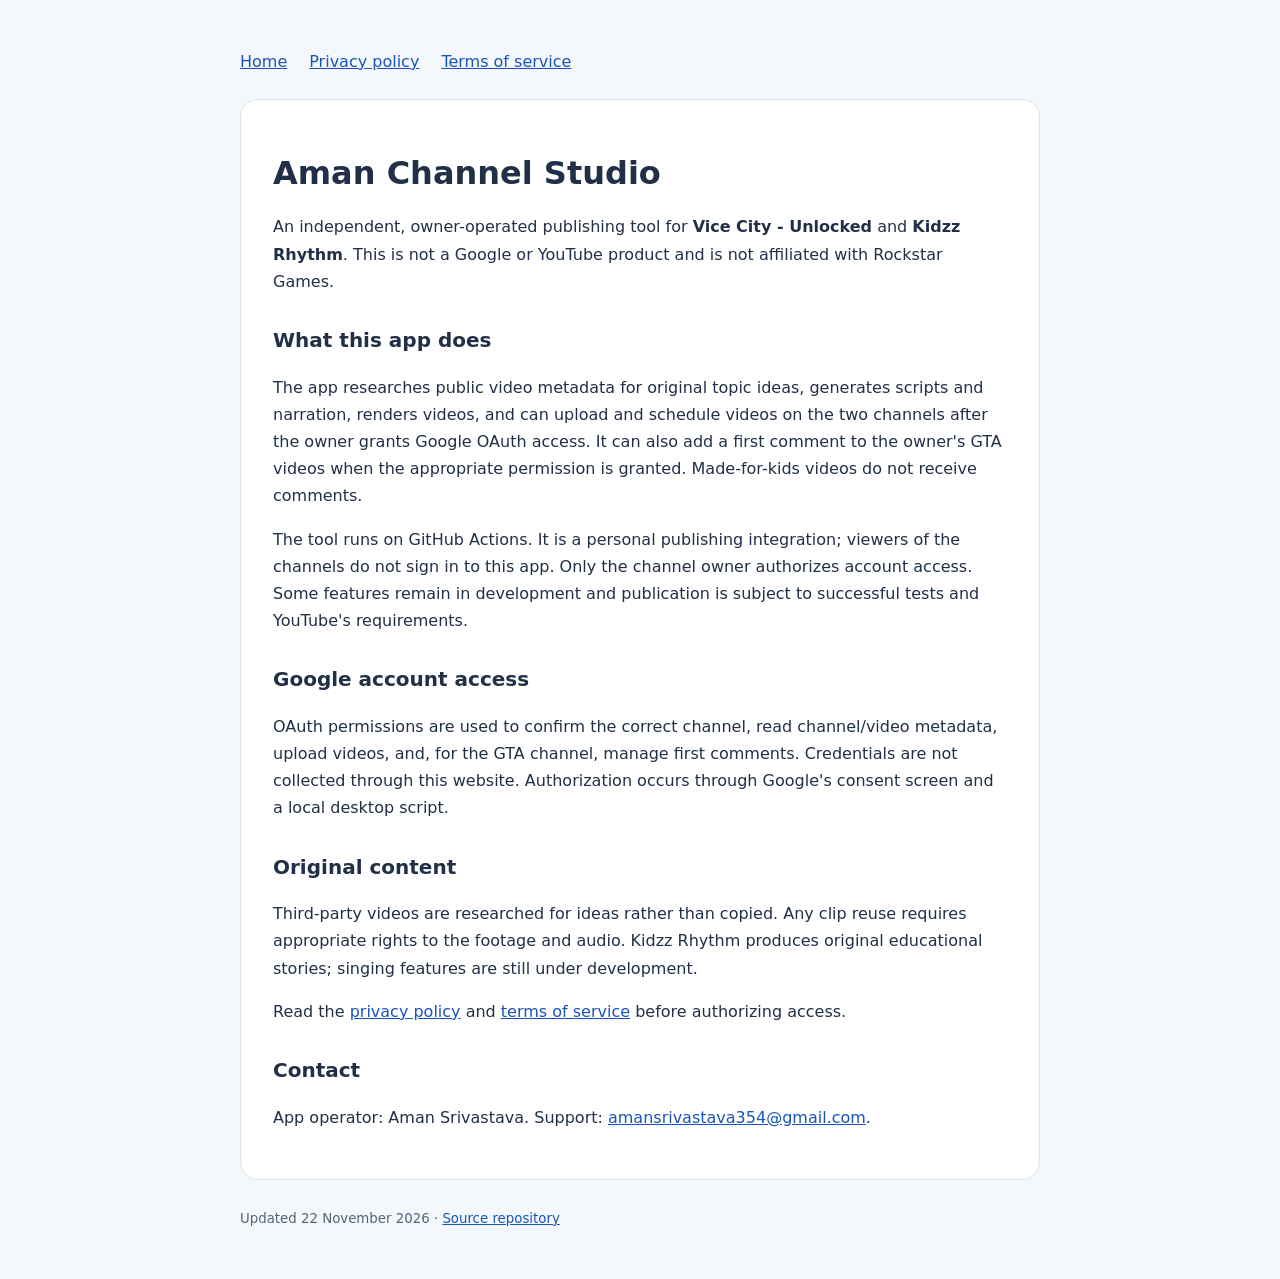
<file: docs/index.html>
<!doctype html><html lang="en"><head><meta charset="utf-8"><meta name="viewport" content="width=device-width, initial-scale=1"><title>Aman Channel Studio</title><link rel="stylesheet" href="style.css"></head><body><nav><a href="./">Home</a><a href="privacy.html">Privacy policy</a><a href="terms.html">Terms of service</a></nav><main><h1>Aman Channel Studio</h1><p>An independent, owner-operated publishing tool for <strong>Vice City - Unlocked</strong> and <strong>Kidzz Rhythm</strong>. This is not a Google or YouTube product and is not affiliated with Rockstar Games.</p><h2>What this app does</h2><p>The app researches public video metadata for original topic ideas, generates scripts and narration, renders videos, and can upload and schedule videos on the two channels after the owner grants Google OAuth access. It can also add a first comment to the owner's GTA videos when the appropriate permission is granted. Made-for-kids videos do not receive comments.</p><p>The tool runs on GitHub Actions. It is a personal publishing integration; viewers of the channels do not sign in to this app. Only the channel owner authorizes account access. Some features remain in development and publication is subject to successful tests and YouTube's requirements.</p><h2>Google account access</h2><p>OAuth permissions are used to confirm the correct channel, read channel/video metadata, upload videos, and, for the GTA channel, manage first comments. Credentials are not collected through this website. Authorization occurs through Google's consent screen and a local desktop script.</p><h2>Original content</h2><p>Third-party videos are researched for ideas rather than copied. Any clip reuse requires appropriate rights to the footage and audio. Kidzz Rhythm produces original educational stories; singing features are still under development.</p><p>Read the <a href="privacy.html">privacy policy</a> and <a href="terms.html">terms of service</a> before authorizing access.</p><h2>Contact</h2><p>App operator: Aman Srivastava. Support: <a href="mailto:amansrivastava354@gmail.com">amansrivastava354@gmail.com</a>.</p></main><footer><small>Updated 22 November 2026 · <a href="https://github.com/imamnsri/yt-two-channels">Source repository</a></small></footer></body></html>
</file>
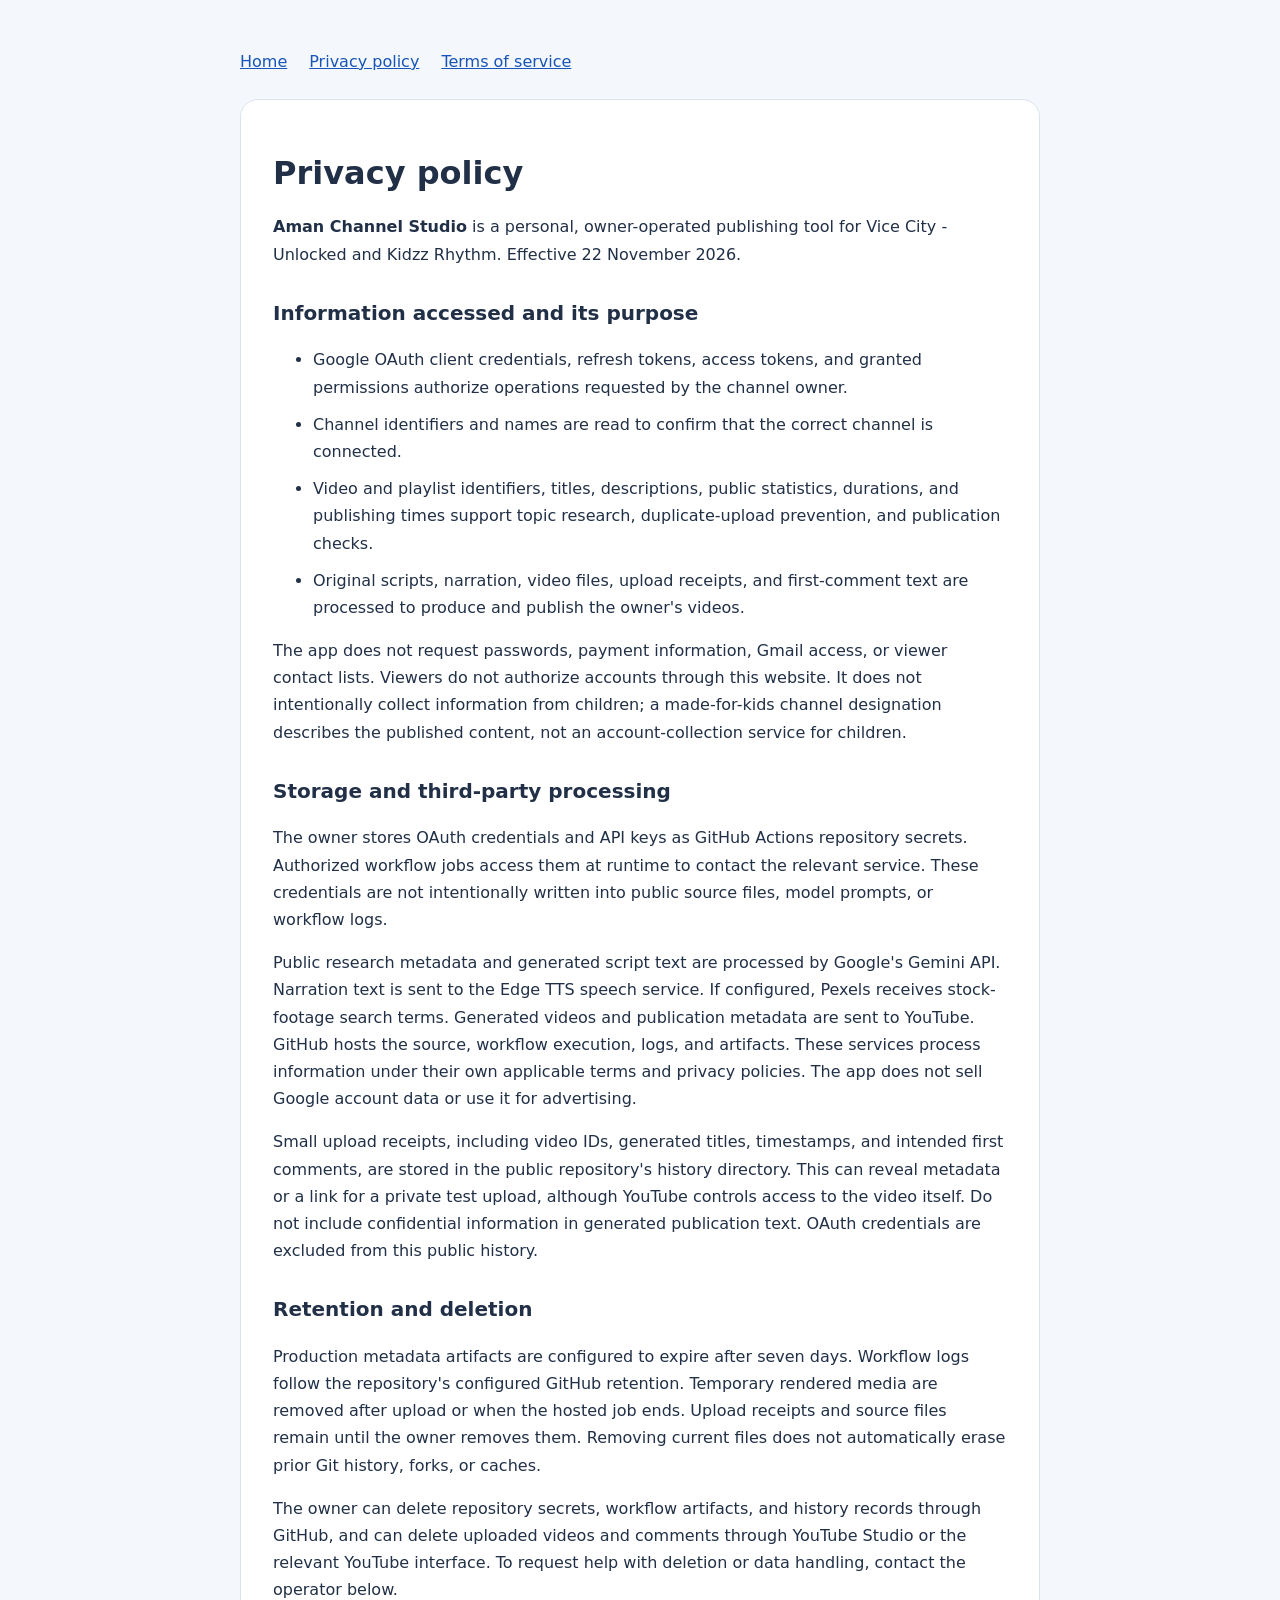
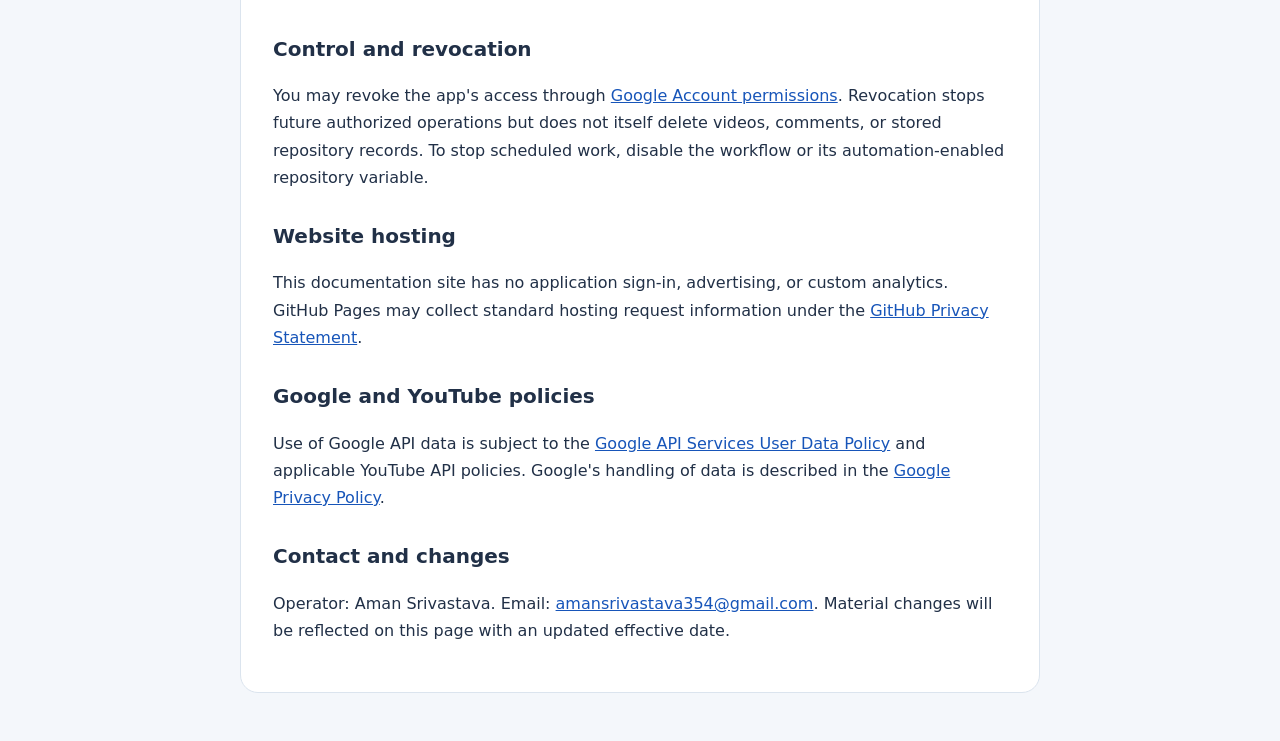
<file: docs/privacy.html>
<!doctype html><html lang="en"><head><meta charset="utf-8"><meta name="viewport" content="width=device-width, initial-scale=1"><title>Privacy policy — Aman Channel Studio</title><link rel="stylesheet" href="style.css"></head><body><nav><a href="./">Home</a><a href="privacy.html">Privacy policy</a><a href="terms.html">Terms of service</a></nav><main><h1>Privacy policy</h1><p><strong>Aman Channel Studio</strong> is a personal, owner-operated publishing tool for Vice City - Unlocked and Kidzz Rhythm. Effective 22 November 2026.</p><h2>Information accessed and its purpose</h2><ul><li>Google OAuth client credentials, refresh tokens, access tokens, and granted permissions authorize operations requested by the channel owner.</li><li>Channel identifiers and names are read to confirm that the correct channel is connected.</li><li>Video and playlist identifiers, titles, descriptions, public statistics, durations, and publishing times support topic research, duplicate-upload prevention, and publication checks.</li><li>Original scripts, narration, video files, upload receipts, and first-comment text are processed to produce and publish the owner's videos.</li></ul><p>The app does not request passwords, payment information, Gmail access, or viewer contact lists. Viewers do not authorize accounts through this website. It does not intentionally collect information from children; a made-for-kids channel designation describes the published content, not an account-collection service for children.</p><h2>Storage and third-party processing</h2><p>The owner stores OAuth credentials and API keys as GitHub Actions repository secrets. Authorized workflow jobs access them at runtime to contact the relevant service. These credentials are not intentionally written into public source files, model prompts, or workflow logs.</p><p>Public research metadata and generated script text are processed by Google's Gemini API. Narration text is sent to the Edge TTS speech service. If configured, Pexels receives stock-footage search terms. Generated videos and publication metadata are sent to YouTube. GitHub hosts the source, workflow execution, logs, and artifacts. These services process information under their own applicable terms and privacy policies. The app does not sell Google account data or use it for advertising.</p><p>Small upload receipts, including video IDs, generated titles, timestamps, and intended first comments, are stored in the public repository's history directory. This can reveal metadata or a link for a private test upload, although YouTube controls access to the video itself. Do not include confidential information in generated publication text. OAuth credentials are excluded from this public history.</p><h2>Retention and deletion</h2><p>Production metadata artifacts are configured to expire after seven days. Workflow logs follow the repository's configured GitHub retention. Temporary rendered media are removed after upload or when the hosted job ends. Upload receipts and source files remain until the owner removes them. Removing current files does not automatically erase prior Git history, forks, or caches.</p><p>The owner can delete repository secrets, workflow artifacts, and history records through GitHub, and can delete uploaded videos and comments through YouTube Studio or the relevant YouTube interface. To request help with deletion or data handling, contact the operator below.</p><h2>Control and revocation</h2><p>You may revoke the app's access through <a href="https://myaccount.google.com/permissions">Google Account permissions</a>. Revocation stops future authorized operations but does not itself delete videos, comments, or stored repository records. To stop scheduled work, disable the workflow or its automation-enabled repository variable.</p><h2>Website hosting</h2><p>This documentation site has no application sign-in, advertising, or custom analytics. GitHub Pages may collect standard hosting request information under the <a href="https://docs.github.com/en/site-policy/privacy-policies/github-general-privacy-statement">GitHub Privacy Statement</a>.</p><h2>Google and YouTube policies</h2><p>Use of Google API data is subject to the <a href="https://developers.google.com/terms/api-services-user-data-policy">Google API Services User Data Policy</a> and applicable YouTube API policies. Google's handling of data is described in the <a href="https://policies.google.com/privacy">Google Privacy Policy</a>.</p><h2>Contact and changes</h2><p>Operator: Aman Srivastava. Email: <a href="mailto:amansrivastava354@gmail.com">amansrivastava354@gmail.com</a>. Material changes will be reflected on this page with an updated effective date.</p></main></body></html>
</file>
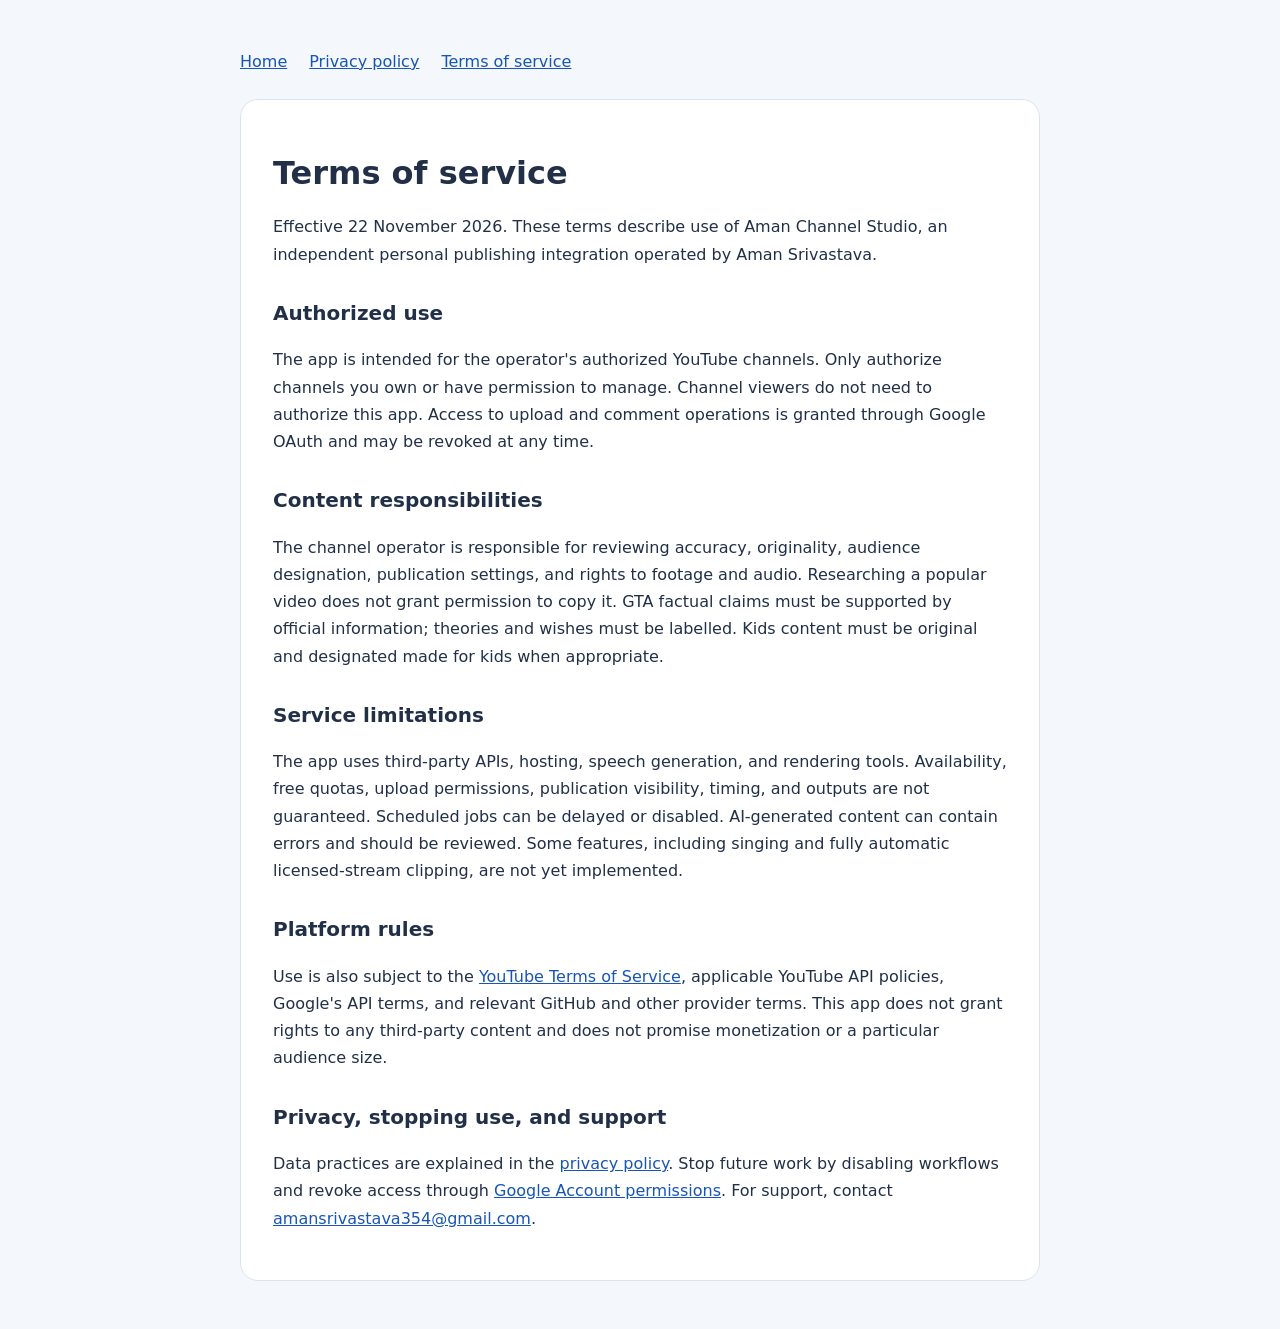
<file: docs/terms.html>
<!doctype html><html lang="en"><head><meta charset="utf-8"><meta name="viewport" content="width=device-width, initial-scale=1"><title>Terms of service — Aman Channel Studio</title><link rel="stylesheet" href="style.css"></head><body><nav><a href="./">Home</a><a href="privacy.html">Privacy policy</a><a href="terms.html">Terms of service</a></nav><main><h1>Terms of service</h1><p>Effective 22 November 2026. These terms describe use of Aman Channel Studio, an independent personal publishing integration operated by Aman Srivastava.</p><h2>Authorized use</h2><p>The app is intended for the operator's authorized YouTube channels. Only authorize channels you own or have permission to manage. Channel viewers do not need to authorize this app. Access to upload and comment operations is granted through Google OAuth and may be revoked at any time.</p><h2>Content responsibilities</h2><p>The channel operator is responsible for reviewing accuracy, originality, audience designation, publication settings, and rights to footage and audio. Researching a popular video does not grant permission to copy it. GTA factual claims must be supported by official information; theories and wishes must be labelled. Kids content must be original and designated made for kids when appropriate.</p><h2>Service limitations</h2><p>The app uses third-party APIs, hosting, speech generation, and rendering tools. Availability, free quotas, upload permissions, publication visibility, timing, and outputs are not guaranteed. Scheduled jobs can be delayed or disabled. AI-generated content can contain errors and should be reviewed. Some features, including singing and fully automatic licensed-stream clipping, are not yet implemented.</p><h2>Platform rules</h2><p>Use is also subject to the <a href="https://www.youtube.com/t/terms">YouTube Terms of Service</a>, applicable YouTube API policies, Google's API terms, and relevant GitHub and other provider terms. This app does not grant rights to any third-party content and does not promise monetization or a particular audience size.</p><h2>Privacy, stopping use, and support</h2><p>Data practices are explained in the <a href="privacy.html">privacy policy</a>. Stop future work by disabling workflows and revoke access through <a href="https://myaccount.google.com/permissions">Google Account permissions</a>. For support, contact <a href="mailto:amansrivastava354@gmail.com">amansrivastava354@gmail.com</a>.</p></main></body></html>
</file>
<file: docs/style.css>
:root{color-scheme:light;font-family:system-ui,-apple-system,sans-serif;color:#213047;background:#f4f7fb}body{max-width:800px;margin:48px auto;padding:0 24px;line-height:1.7}main{background:white;border:1px solid #dbe4ee;border-radius:18px;padding:32px}h1{line-height:1.2;font-size:2rem}h2{font-size:1.25rem;margin-top:28px}a{color:#1755b9}nav{display:flex;gap:22px;flex-wrap:wrap;margin-bottom:24px}small{color:#53647a}footer{margin-top:24px}li{margin:10px 0}
</file>
